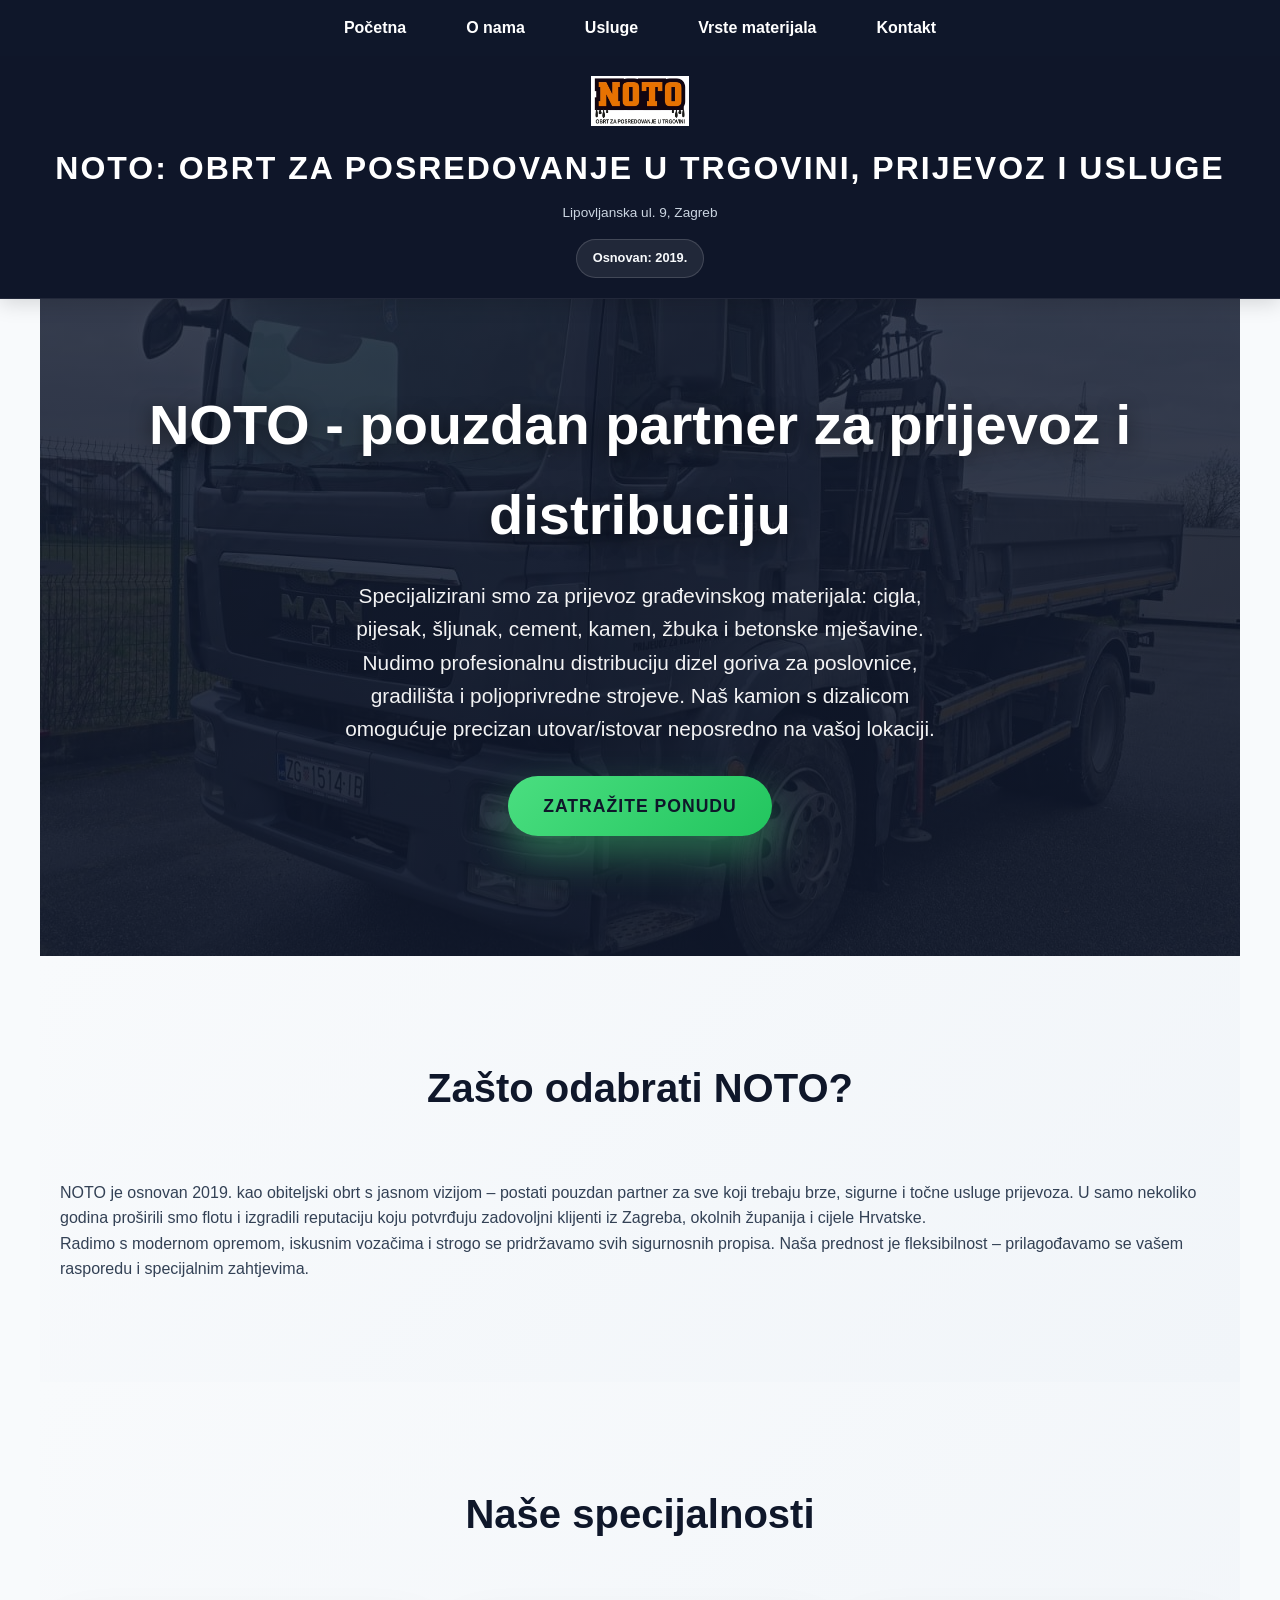
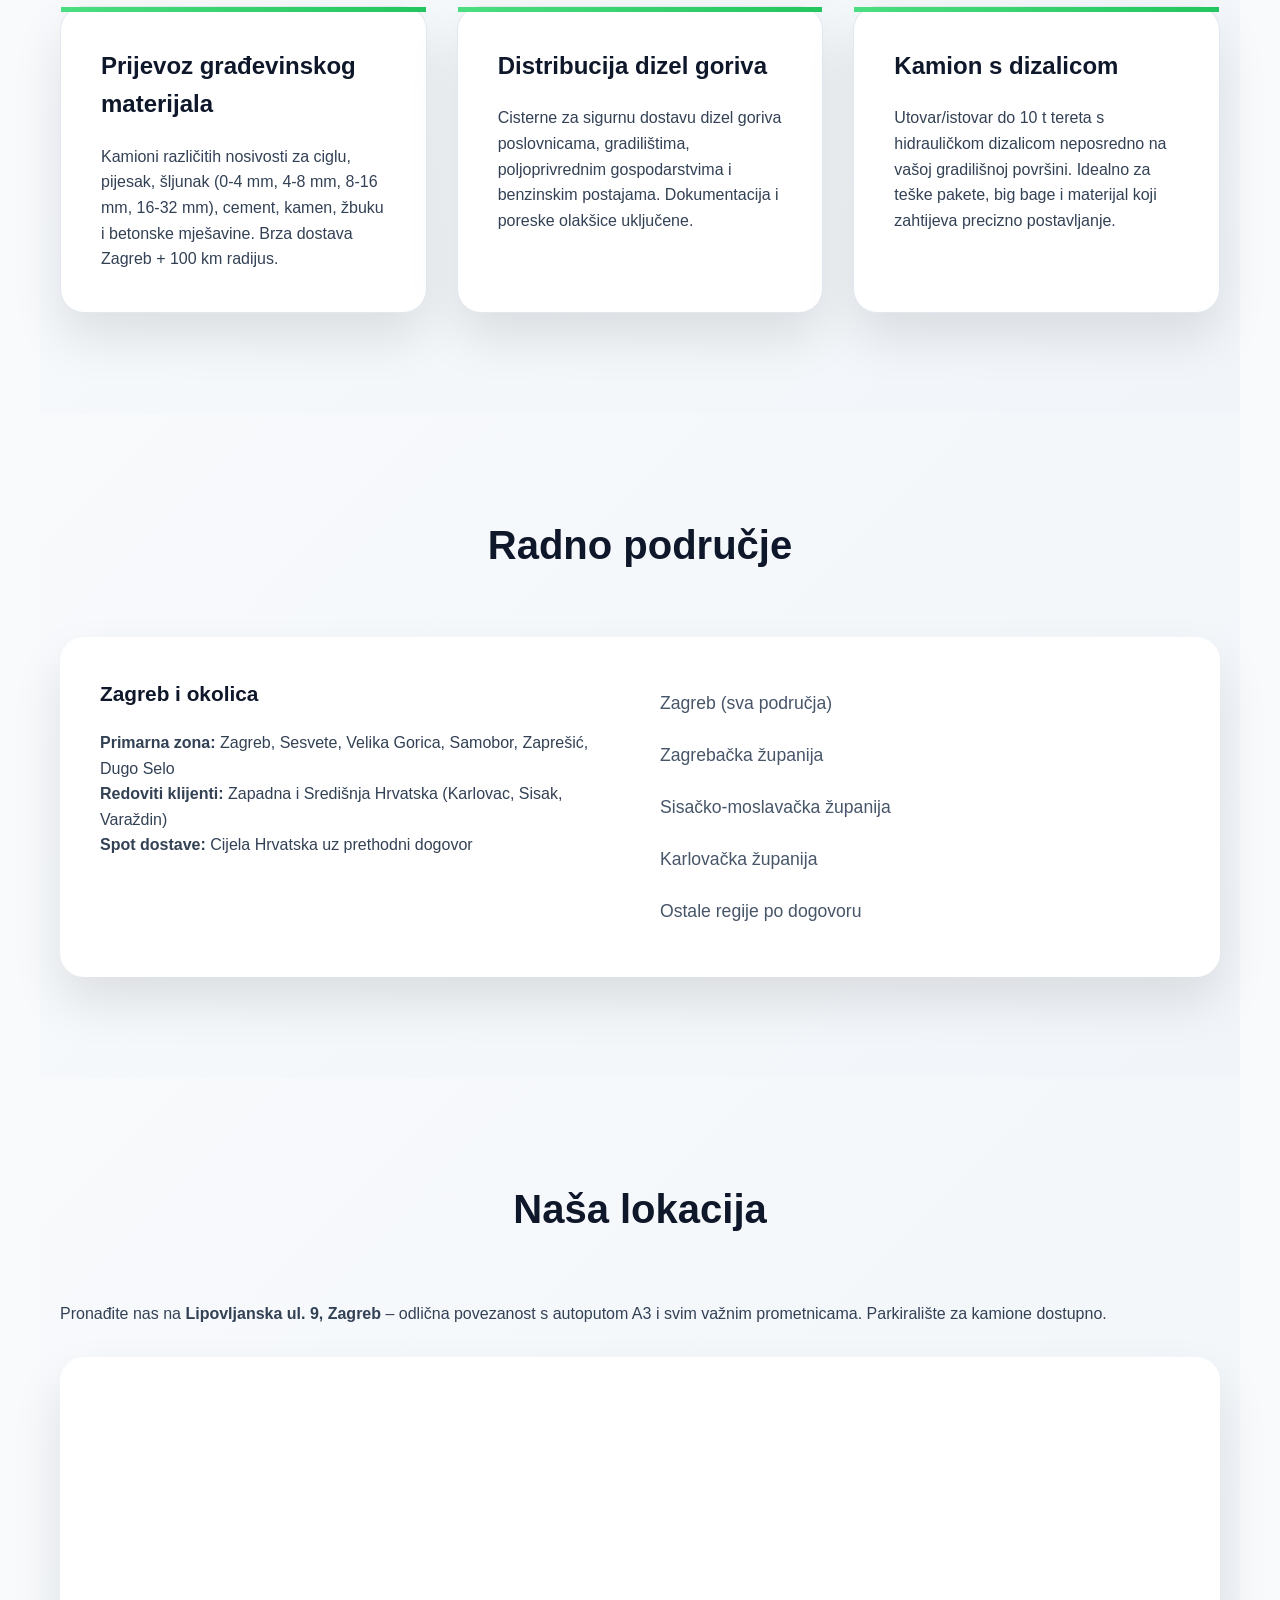
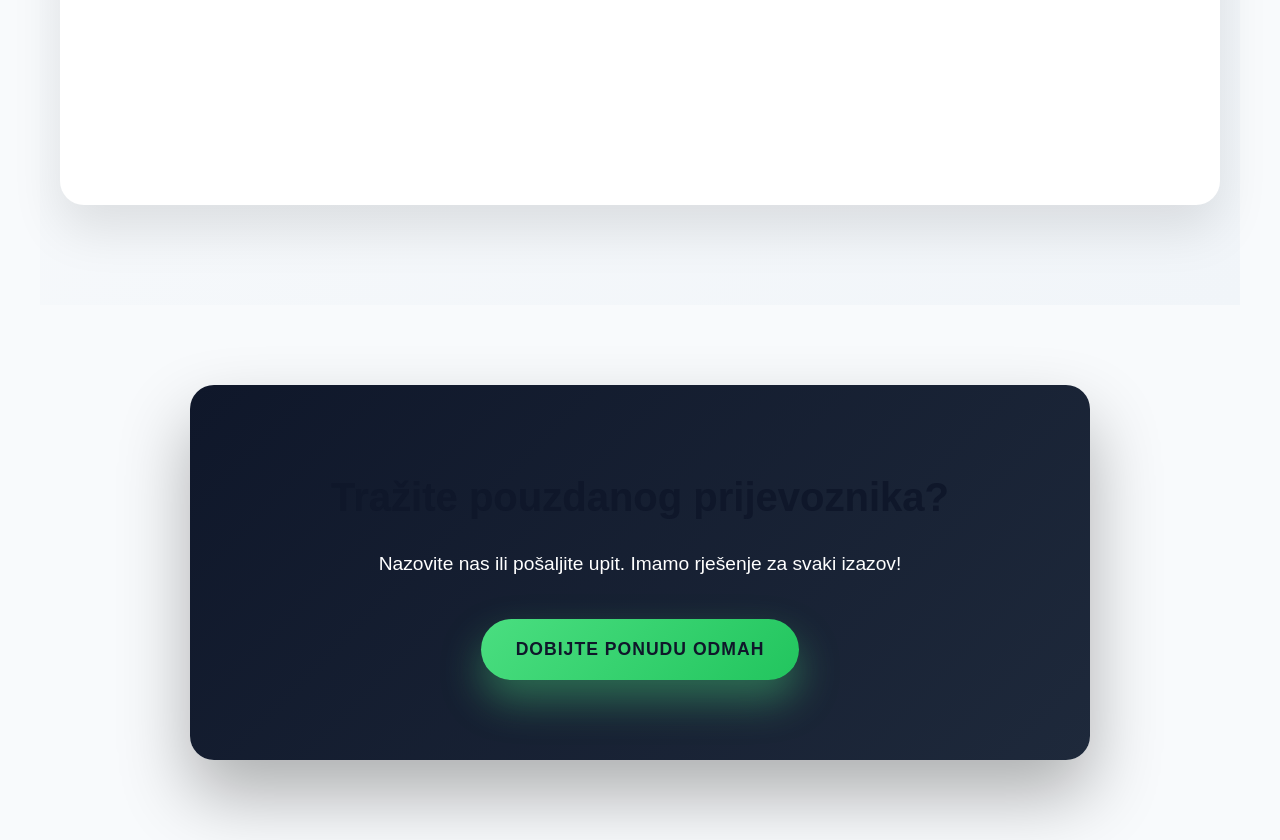
<file: index.html>
<!DOCTYPE html>
<html lang="hr">
<head>
    <meta charset="UTF-8">
    <meta name="viewport" content="width=device-width, initial-scale=1.0">
    <title>NOTO - obiteljski obrt za prijevoz i distribuciju | Zagreb</title>
    <link rel="stylesheet" href="css/style.css">
</head>
<body>

<header>
    <nav>
        <ul>
            <li><a href="index.html">Početna</a></li>
            <li><a href="o-nama.html">O nama</a></li>
            <li><a href="usluge.html">Usluge</a></li>
            <li><a href="materijali.html">Vrste materijala</a></li>
            <li><a href="kontakt.html">Kontakt</a></li>
        </ul>
    </nav>
    <div class="firma-info">
        <div class="firma-logo">
            <img src="slike/NOTO - logo.jpg" alt="NOTO logo">
        </div>
        <div class="firma-naziv">NOTO: OBRT ZA POSREDOVANJE U TRGOVINI, PRIJEVOZ I USLUGE</div>
        <div class="firma-adresa">Lipovljanska ul. 9, Zagreb</div>
        <div class="firma-podaci">
            <span>Osnovan: 2019.</span>
        </div>
    </div>
</header>

<section id="hero">
    <h1>NOTO - pouzdan partner za prijevoz i distribuciju</h1>
    <p>
        Specijalizirani smo za prijevoz građevinskog materijala: cigla, pijesak, šljunak, cement, kamen, žbuka i betonske mješavine.
        Nudimo profesionalnu distribuciju dizel goriva za poslovnice, gradilišta i poljoprivredne strojeve.
        Naš kamion s dizalicom omogućuje precizan utovar/istovar neposredno na vašoj lokaciji.
    </p>
    <a href="kontakt.html" class="btn">Zatražite ponudu</a>
</section>

<section id="o-nama">
    <h2>Zašto odabrati NOTO?</h2>
    <p>
        NOTO je osnovan 2019. kao obiteljski obrt s jasnom vizijom – postati pouzdan partner za sve koji trebaju brze,
        sigurne i točne usluge prijevoza. U samo nekoliko godina proširili smo flotu i izgradili reputaciju koju potvrđuju
        zadovoljni klijenti iz Zagreba, okolnih županija i cijele Hrvatske.
    </p>
    <p>
        Radimo s modernom opremom, iskusnim vozačima i strogo se pridržavamo svih sigurnosnih propisa.
        Naša prednost je fleksibilnost – prilagođavamo se vašem rasporedu i specijalnim zahtjevima.
    </p>
</section>

<section id="usluge-kratko">
    <h2>Naše specijalnosti</h2>
    <div class="usluge-wrapper">
        <div class="usluga">
            <h3>Prijevoz građevinskog materijala</h3>
            <p>
                Kamioni različitih nosivosti za ciglu, pijesak, šljunak (0-4 mm, 4-8 mm, 8-16 mm, 16-32 mm),
                cement, kamen, žbuku i betonske mješavine. Brza dostava Zagreb + 100 km radijus.
            </p>
        </div>
        <div class="usluga">
            <h3>Distribucija dizel goriva</h3>
            <p>
                Cisterne za sigurnu dostavu dizel goriva poslovnicama, gradilištima, poljoprivrednim
                gospodarstvima i benzinskim postajama. Dokumentacija i poreske olakšice uključene.
            </p>
        </div>
        <div class="usluga">
            <h3>Kamion s dizalicom</h3>
            <p>
                Utovar/istovar do 10 t tereta s hidrauličkom dizalicom neposredno na vašoj gradilišnoj
                površini. Idealno za teške pakete, big bage i materijal koji zahtijeva precizno postavljanje.
            </p>
        </div>
    </div>
</section>

<section id="podrucje">
    <h2>Radno područje</h2>
    <div class="podrucje-wrapper">
        <div class="podrucje-mapa">
            <h3>Zagreb i okolica</h3>
            <p><strong>Primarna zona:</strong> Zagreb, Sesvete, Velika Gorica, Samobor, Zaprešić, Dugo Selo</p>
            <p><strong>Redoviti klijenti:</strong> Zapadna i Središnja Hrvatska (Karlovac, Sisak, Varaždin)</p>
            <p><strong>Spot dostave:</strong> Cijela Hrvatska uz prethodni dogovor</p>
        </div>
        <div class="podrucje-lista">
            <ul>
                <li>Zagreb (sva područja)</li>
                <li>Zagrebačka županija</li>
                <li>Sisačko-moslavačka županija</li>
                <li>Karlovačka županija</li>
                <li>Ostale regije po dogovoru</li>
            </ul>
        </div>
    </div>
</section>

<section id="gdje-se-nalazimo">
    <h2>Naša lokacija</h2>
    <p>
        Pronađite nas na <strong>Lipovljanska ul. 9, Zagreb</strong> – odlična povezanost s
        autoputom A3 i svim važnim prometnicama. Parkiralište za kamione dostupno.
    </p>
    <div class="mapa-embed">
    <iframe
        src="https://www.google.com/maps/embed?pb=!1m18!1m12!1m3!1d2780.33917746384!2d16.052493712153854!3d45.82449137096155!2m3!1f0!2f0!3f0!3m2!1i1024!2i768!4f13.1!3m3!1m2!1s0x4766780ce3168b7f%3A0xb420bc5b5c8301f4!2sLipovljanska%20ul.%209%2C%2010000%2C%20Zagreb!5e0!3m2!1shr!2shr!4v1776197196068!5m2!1shr!2shr"
        width="100%"
        height="400"
        style="border:0; border-radius: 12px;"
        allowfullscreen=""
        loading="lazy"
        referrerpolicy="no-referrer-when-downgrade">
    </iframe>
    </div>
</section>

<section id="cta">
    <h2>Tražite pouzdanog prijevoznika?</h2>
    <p>
        Nazovite nas ili pošaljite upit. Imamo rješenje za svaki izazov!
    </p>
    <a href="kontakt.html" class="btn">Dobijte ponudu odmah</a>
</section>

<script src="js/script.js"></script>

</body>
</html>
</file>
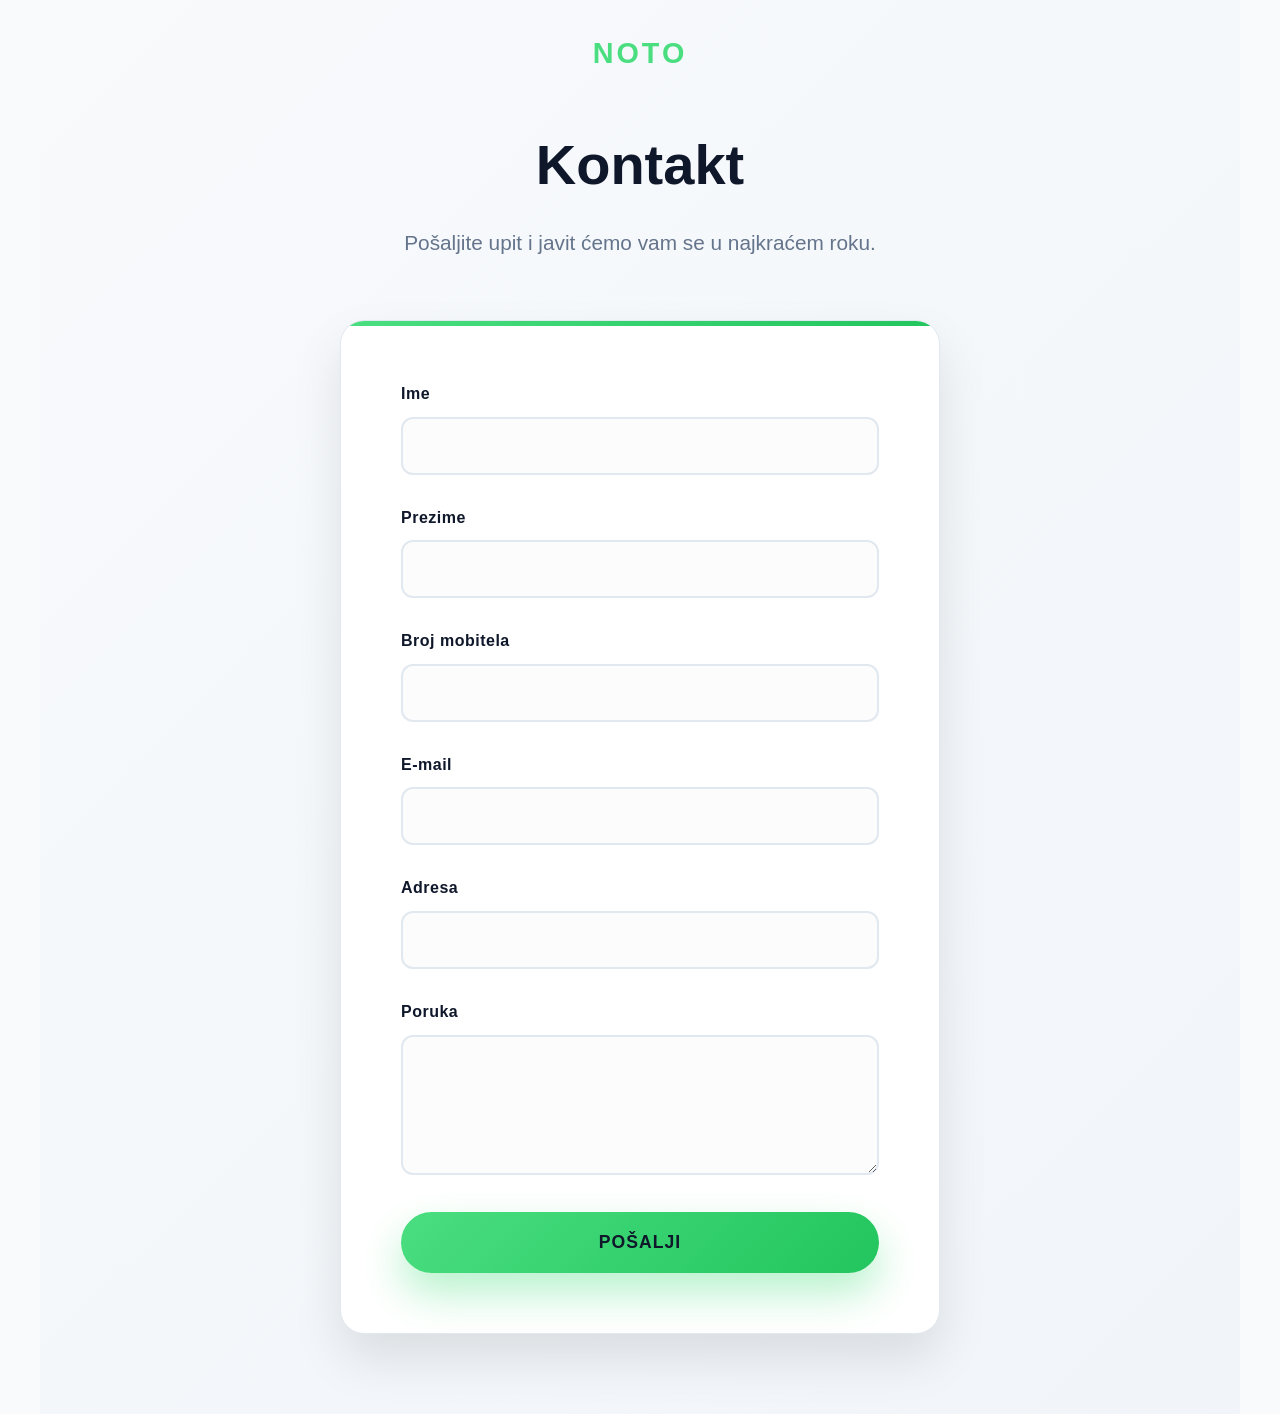
<file: kontakt.html>
<!DOCTYPE html>
<html lang="hr">
<head>
    <meta charset="UTF-8">
    <meta name="viewport" content="width=device-width, initial-scale=1.0">
    <title>Kontakt</title>
    <link rel="stylesheet" href="css/kontakt.css">
</head>
<body>

<section id="kontakt">
    <h1>Kontakt</h1>
    <p>Pošaljite upit i javit ćemo vam se u najkraćem roku.</p>

    <form action="send.php" method="POST" class="kontakt-form">

        <div class="form-group">
            <label for="ime">Ime</label>
            <input type="text" id="ime" name="ime" required>
        </div>

        <div class="form-group">
            <label for="prezime">Prezime</label>
            <input type="text" id="prezime" name="prezime" required>
        </div>

        <div class="form-group">
            <label for="broj">Broj mobitela</label>
            <input type="tel" id="broj" name="broj" required>
        </div>

        <div class="form-group">
            <label for="email">E‑mail</label>
            <input type="email" id="email" name="email" required>
        </div>

        <div class="form-group">
            <label for="adresa">Adresa</label>
            <input type="text" id="adresa" name="adresa">
        </div>

        <div class="form-group">
            <label for="poruka">Poruka</label>
            <textarea id="poruka" name="poruka" rows="5" required></textarea>
        </div>

        <button type="submit" class="btn">Pošalji</button>

    </form>
</section>

</body>
</html>
</file>
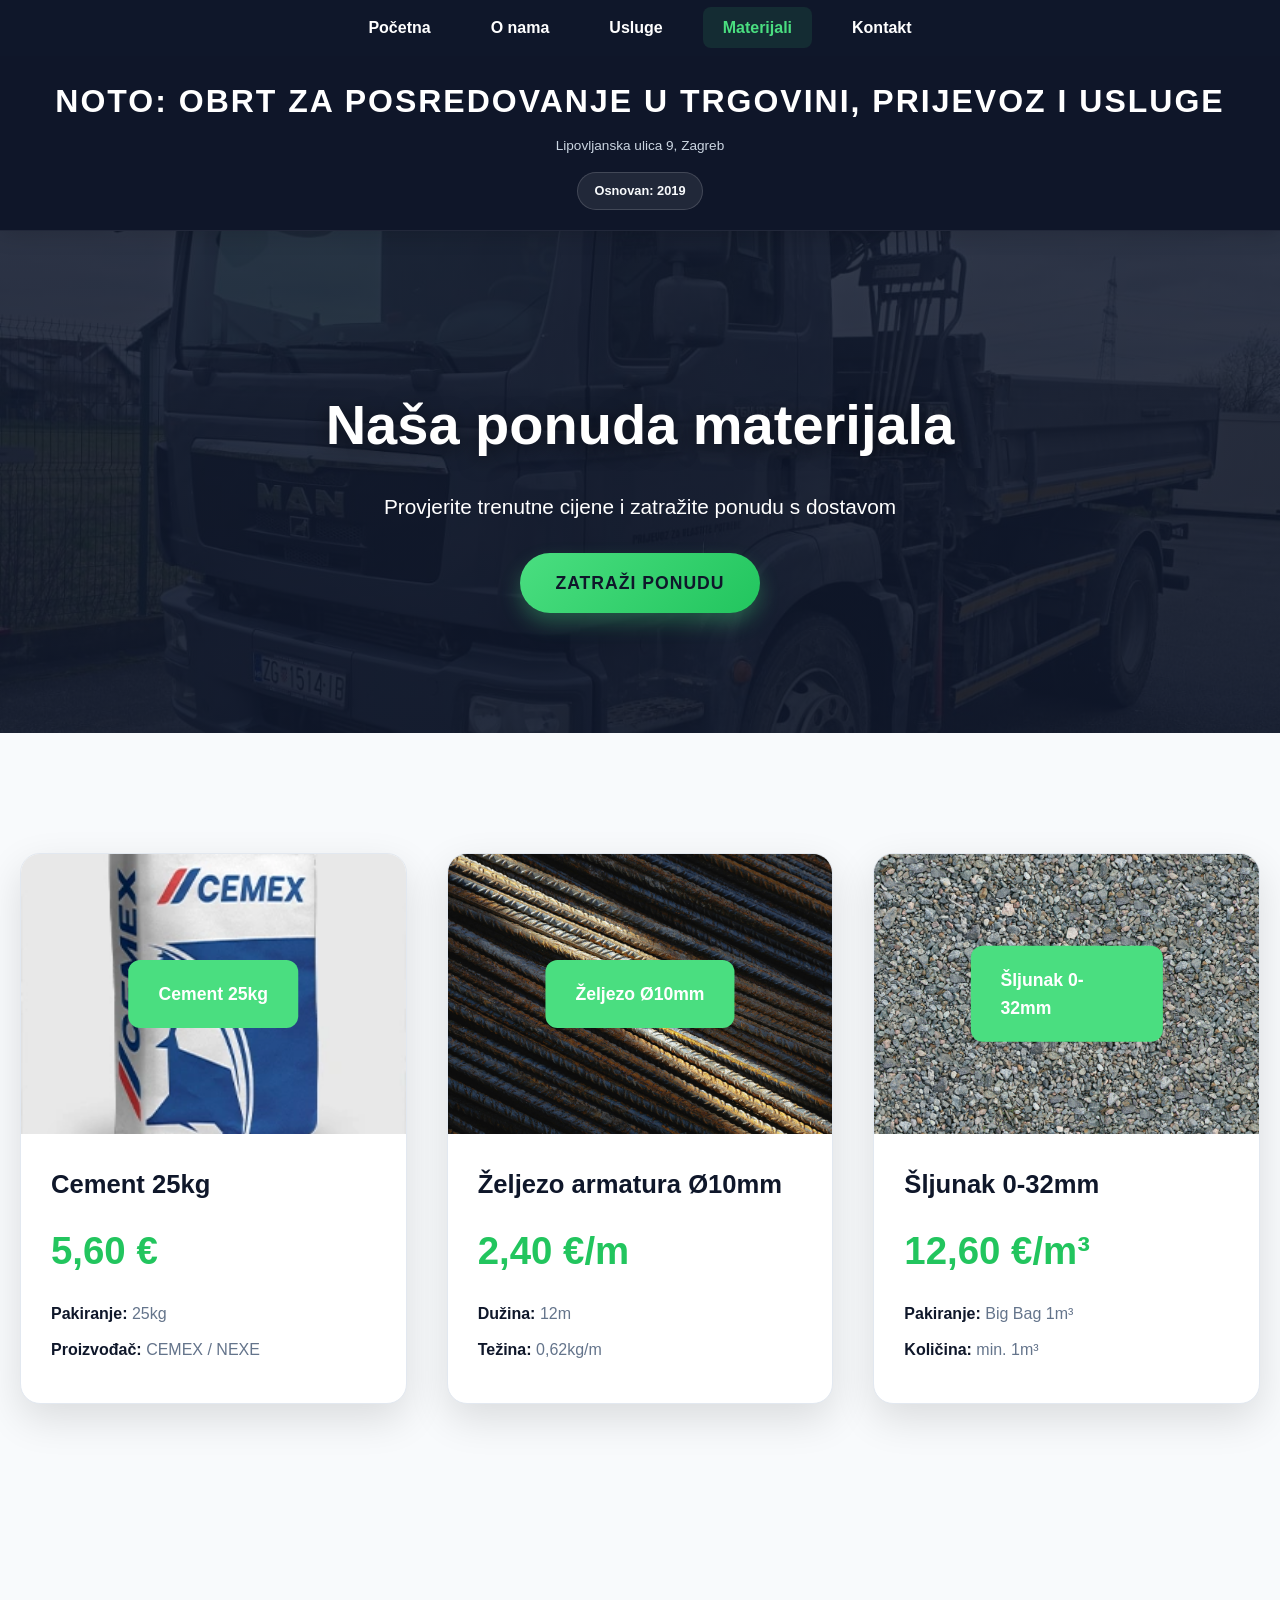
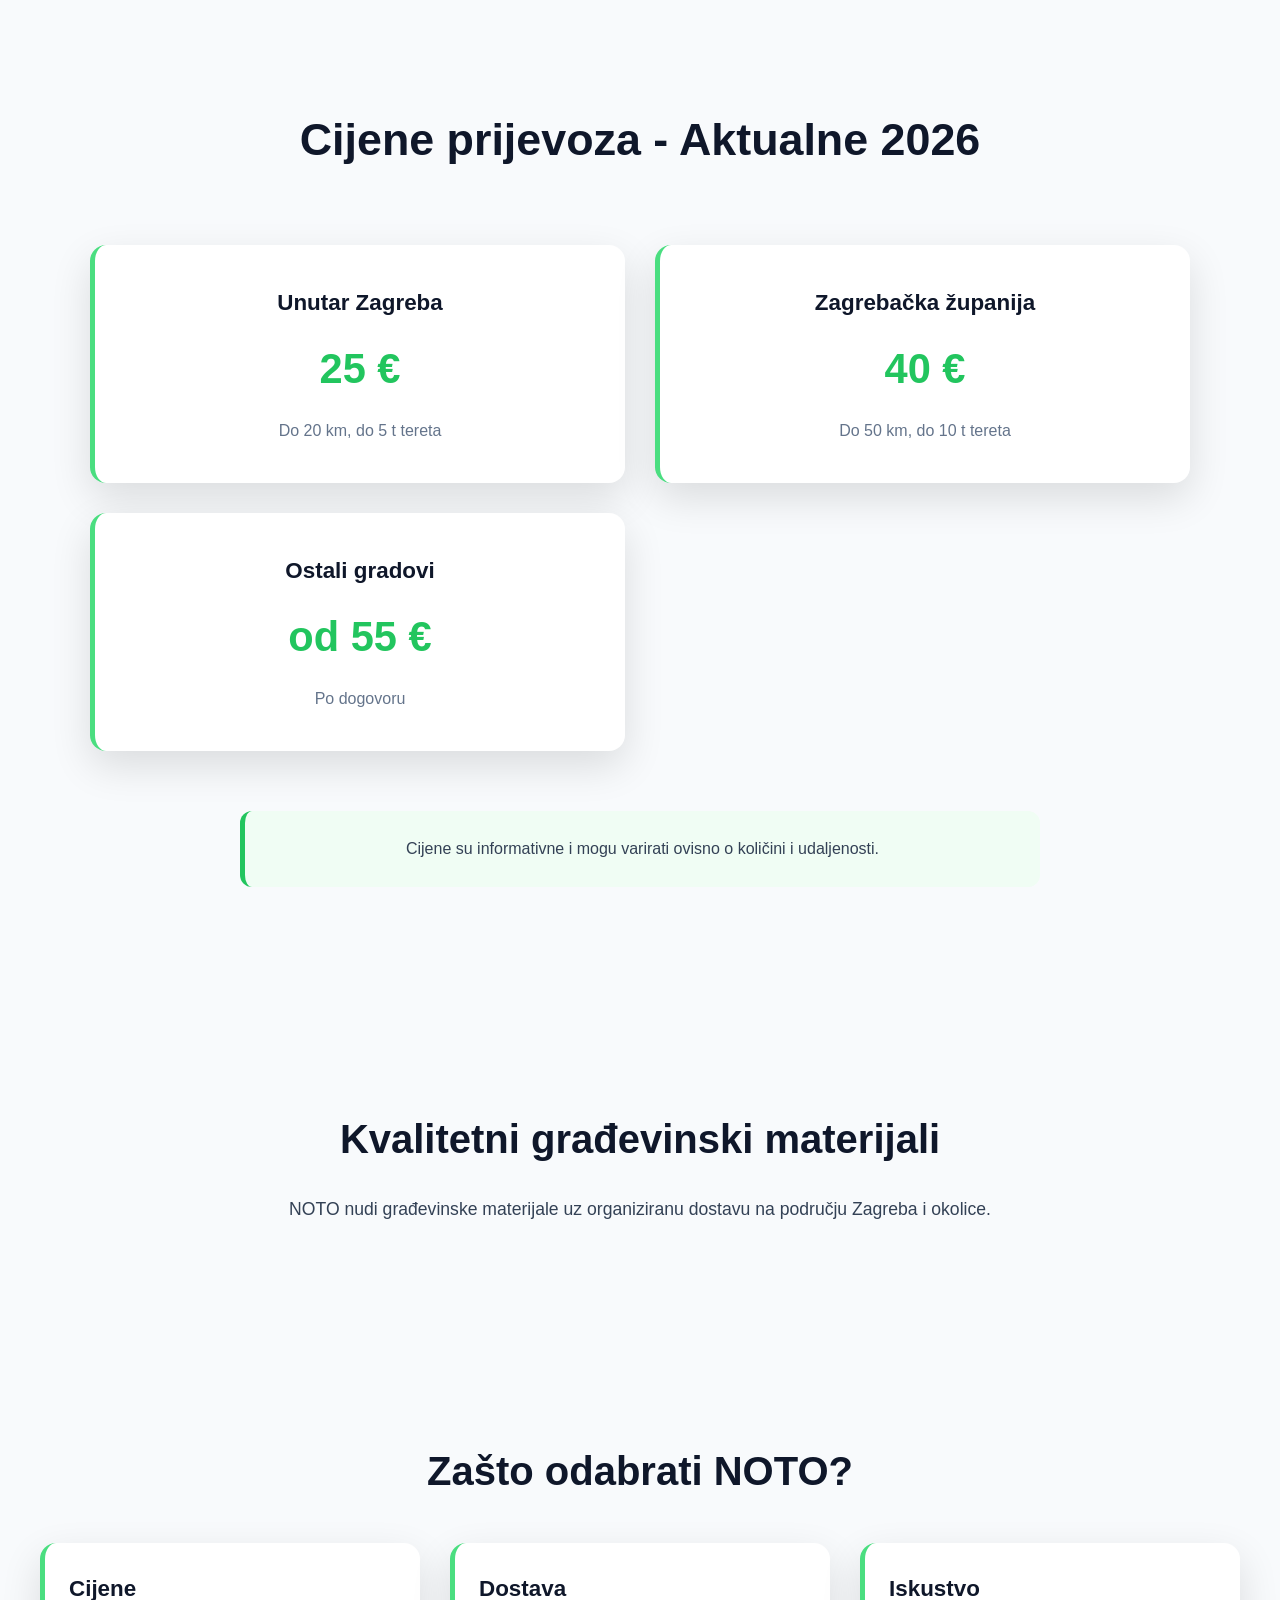
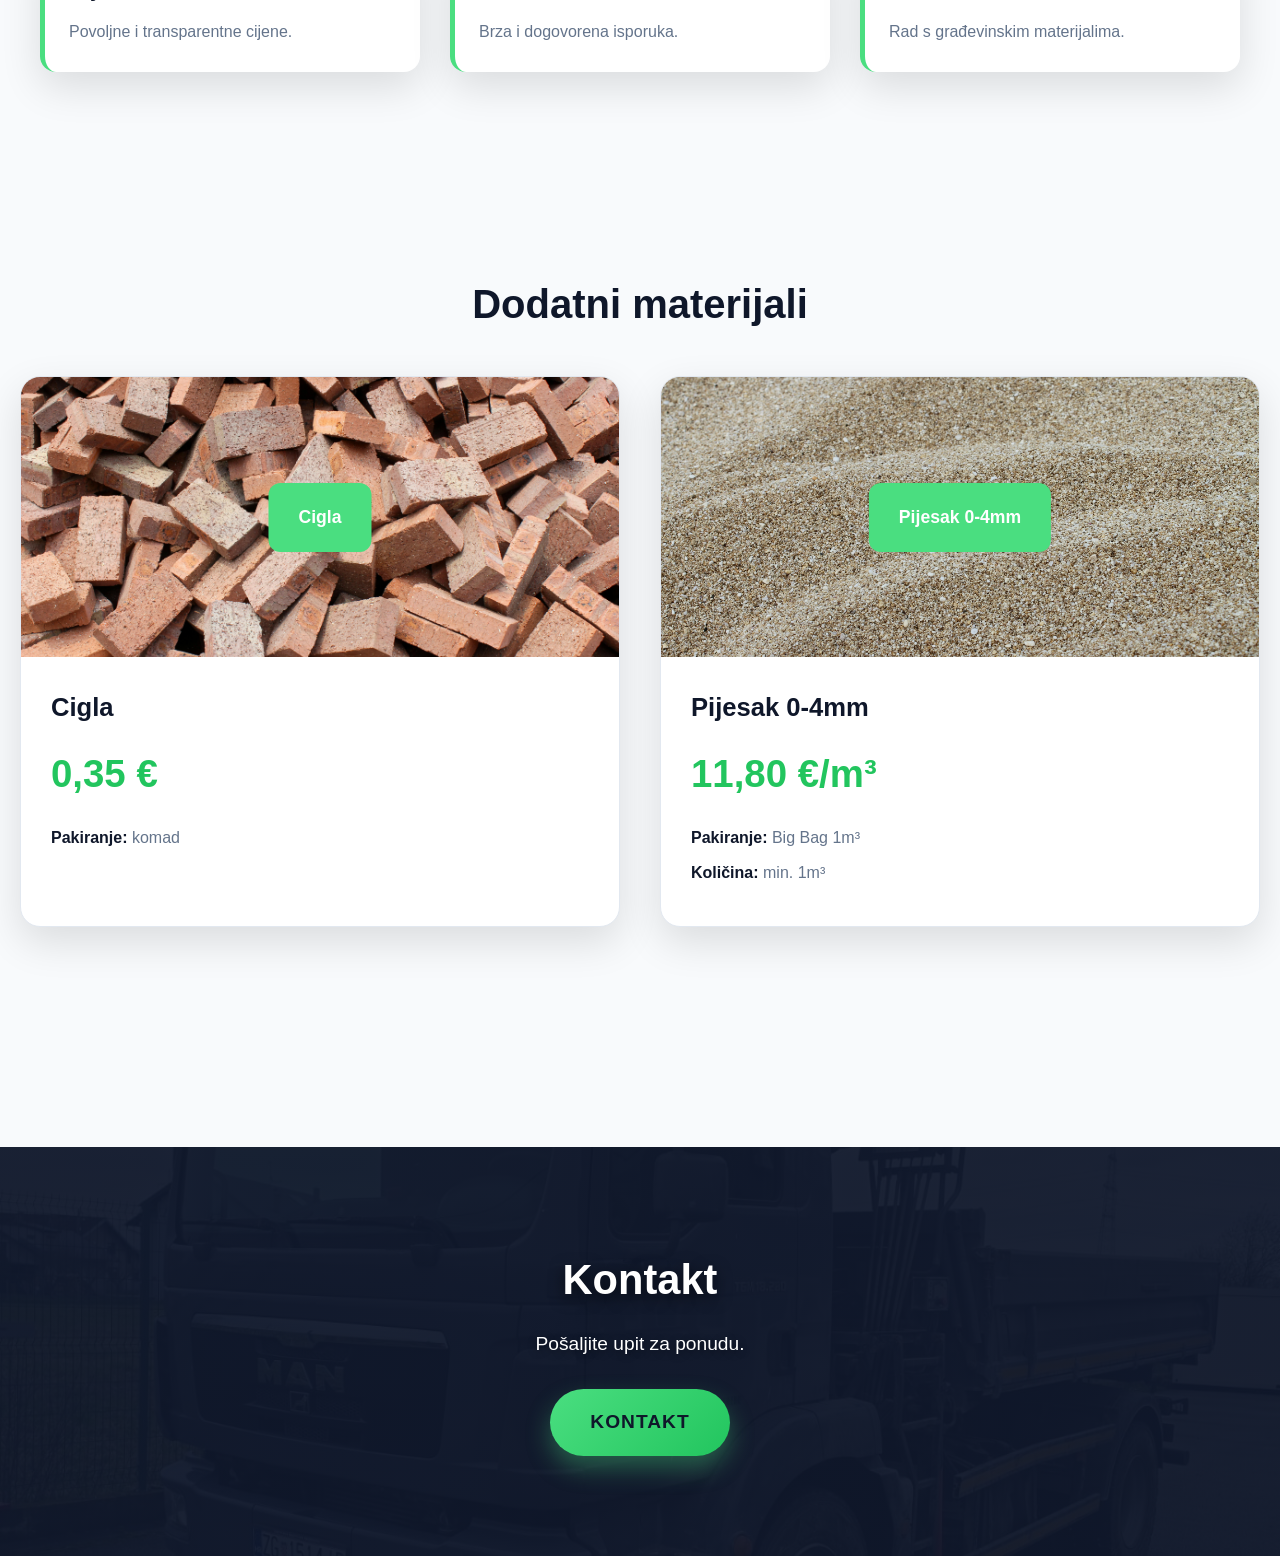
<file: materijali.html>
<!DOCTYPE html>
<html lang="hr">
<head>
    <meta charset="UTF-8">
    <meta name="viewport" content="width=device-width, initial-scale=1.0">
    <title>Materijali - NOTO Obrt za prijevoz i distribuciju</title>
    <link rel="stylesheet" href="css/materijali.css">
</head>
<body>
    <header>
        <nav>
            <ul>
                <li><a href="index.html">Početna</a></li>
                <li><a href="o-nama.html">O nama</a></li>
                <li><a href="usluge.html">Usluge</a></li>
                <li><a href="materijali.html" class="active">Materijali</a></li>
                <li><a href="kontakt.html">Kontakt</a></li>
            </ul>
        </nav>

        <div class="firma-info">
            <div class="firma-naziv">NOTO: OBRT ZA POSREDOVANJE U TRGOVINI, PRIJEVOZ I USLUGE</div>
            <div class="firma-adresa">Lipovljanska ulica 9, Zagreb</div>
            <div class="firma-podaci">
                <span>Osnovan: 2019</span>
            </div>
        </div>
    </header>

    <section id="hero">
        <h1>Naša ponuda materijala</h1>
        <p>Provjerite trenutne cijene i zatražite ponudu s dostavom</p>
        <a href="kontakt.html" class="btn">Zatraži ponudu</a>
    </section>

    <section id="cijene-materijala">
        <div class="materijal-grid">

            <div class="materijal-kartica">
                <div class="materijal-slika">
                    <img src="slike/cement.jpg" alt="Cement vreća 25kg">
                    <div class="placeholder">Cement 25kg</div>
                </div>
                <div class="materijal-info">
                    <h3>Cement 25kg</h3>
                    <div class="cijena">5,60 €</div>
                    <div class="specifikacije">
                        <div><strong>Pakiranje:</strong> 25kg</div>
                        <div><strong>Proizvođač:</strong> CEMEX / NEXE</div>
                    </div>
                </div>
            </div>

            <div class="materijal-kartica">
                <div class="materijal-slika">
                    <img src="slike/zeljezo.jpg" alt="Željezo armatura Ø10mm">
                    <div class="placeholder">Željezo Ø10mm</div>
                </div>
                <div class="materijal-info">
                    <h3>Željezo armatura Ø10mm</h3>
                    <div class="cijena">2,40 €/m</div>
                    <div class="specifikacije">
                        <div><strong>Dužina:</strong> 12m</div>
                        <div><strong>Težina:</strong> 0,62kg/m</div>
                    </div>
                </div>
            </div>

            <div class="materijal-kartica">
                <div class="materijal-slika">
                    <img src="slike/sljunak.jpg" alt="Šljunak 0-32mm">
                    <div class="placeholder">Šljunak 0-32mm</div>
                </div>
                <div class="materijal-info">
                    <h3>Šljunak 0-32mm</h3>
                    <div class="cijena">12,60 €/m³</div>
                    <div class="specifikacije">
                        <div><strong>Pakiranje:</strong> Big Bag 1m³</div>
                        <div><strong>Količina:</strong> min. 1m³</div>
                    </div>
                </div>
            </div>

        </div>
    </section>

    <section id="prijevoz-cijene">
        <h2>Cijene prijevoza - Aktualne 2026</h2>

        <div class="cijene-prijevoza">
            <div class="prijevoz-kartica">
                <div class="prijevoz-naslov">Unutar Zagreba</div>
                <div class="prijevoz-cijena">25 €</div>
                <div class="prijevoz-info">Do 20 km, do 5 t tereta</div>
            </div>

            <div class="prijevoz-kartica">
                <div class="prijevoz-naslov">Zagrebačka županija</div>
                <div class="prijevoz-cijena">40 €</div>
                <div class="prijevoz-info">Do 50 km, do 10 t tereta</div>
            </div>

            <div class="prijevoz-kartica">
                <div class="prijevoz-naslov">Ostali gradovi</div>
                <div class="prijevoz-cijena">od 55 €</div>
                <div class="prijevoz-info">Po dogovoru</div>
            </div>
        </div>

        <div class="napomena">
            Cijene su informativne i mogu varirati ovisno o količini i udaljenosti.
        </div>
    </section>

    <section id="o-materijalima">
        <div class="container">
            <h2>Kvalitetni građevinski materijali</h2>
            <p>
                NOTO nudi građevinske materijale uz organiziranu dostavu na području Zagreba i okolice.
            </p>
        </div>
    </section>

    <section id="prednosti">
        <div class="container">
            <h2>Zašto odabrati NOTO?</h2>
            <div class="prednosti-grid">
                <div class="prednost-kartica">
                    <h3>Cijene</h3>
                    <p>Povoljne i transparentne cijene.</p>
                </div>
                <div class="prednost-kartica">
                    <h3>Dostava</h3>
                    <p>Brza i dogovorena isporuka.</p>
                </div>
                <div class="prednost-kartica">
                    <h3>Iskustvo</h3>
                    <p>Rad s građevinskim materijalima.</p>
                </div>
            </div>
        </div>
    </section>

    <section id="dodatni-materijali">
        <div class="container">
            <h2>Dodatni materijali</h2>

            <div class="materijal-grid">

                <div class="materijal-kartica">
                    <div class="materijal-slika">
                        <img src="slike/cigla.jpg" alt="Cigla">
                        <div class="placeholder">Cigla</div>
                    </div>
                    <div class="materijal-info">
                        <h3>Cigla</h3>
                        <div class="cijena">0,35 €</div>
                        <div class="specifikacije">
                            <div><strong>Pakiranje:</strong> komad</div>
                        </div>
                    </div>
                </div>

                <div class="materijal-kartica">
                    <div class="materijal-slika">
                        <img src="slike/pijesak.jpg" alt="Pijesak 0-4mm">
                        <div class="placeholder">Pijesak 0-4mm</div>
                    </div>
                    <div class="materijal-info">
                        <h3>Pijesak 0-4mm</h3>
                        <div class="cijena">11,80 €/m³</div>
                        <div class="specifikacije">
                            <div><strong>Pakiranje:</strong> Big Bag 1m³</div>
                            <div><strong>Količina:</strong> min. 1m³</div>
                        </div>
                    </div>
                </div>

            </div>
        </div>
    </section>

    <section id="cta">
        <div class="container">
            <h2>Kontakt</h2>
            <p>Pošaljite upit za ponudu.</p>
            <a href="kontakt.html" class="btn btn-large">Kontakt</a>
        </div>
    </section>

    <script src="js/script.js"></script>
</body>
</html>
</file>
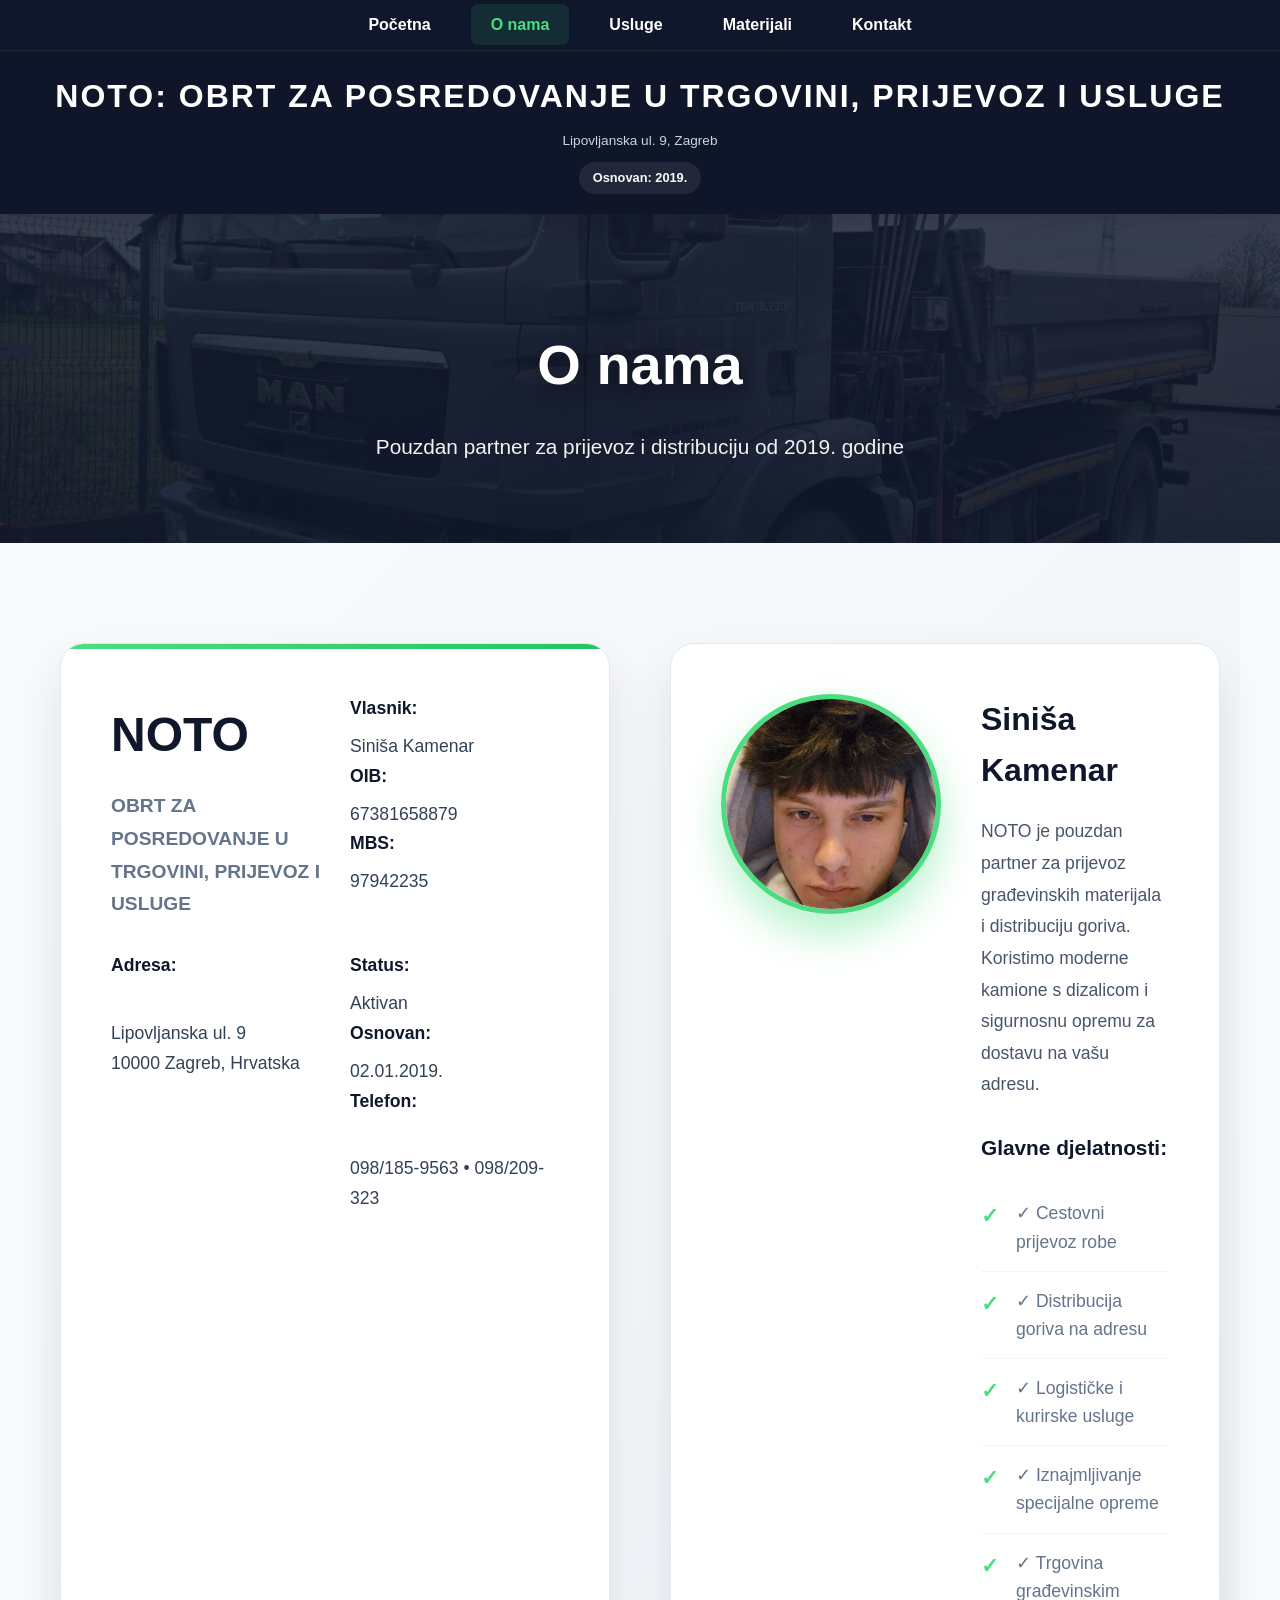
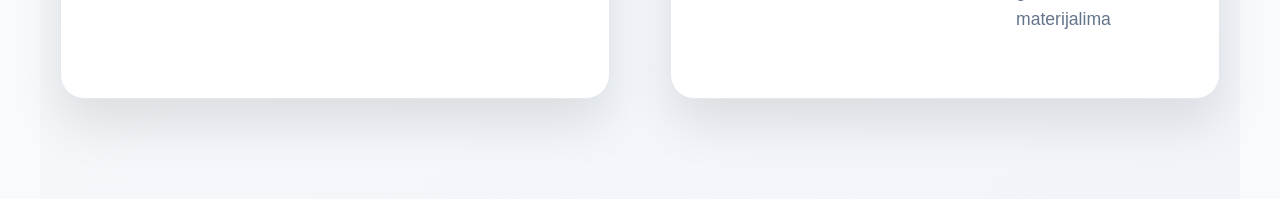
<file: o-nama.html>
<!DOCTYPE html>
<html lang="hr">
<head>
    <meta charset="UTF-8">
    <meta name="viewport" content="width=device-width, initial-scale=1.0">
    <title>O nama - NOTO Obrt za prijevoz i distribuciju</title>
    <link rel="stylesheet" href="css/o-nama.css">
</head>
<body>

    <header>
        <nav>
            <ul>
                <li><a href="index.html">Početna</a></li>
                <li><a href="o-nama.html" class="active">O nama</a></li>
                <li><a href="usluge.html">Usluge</a></li>
                <li><a href="materijali.html">Materijali</a></li>
                <li><a href="kontakt.html">Kontakt</a></li>
            </ul>
        </nav>

        <div class="firma-info">
            <div class="firma-naziv">NOTO: OBRT ZA POSREDOVANJE U TRGOVINI, PRIJEVOZ I USLUGE</div>
            <div class="firma-adresa">Lipovljanska ul. 9, Zagreb</div>
            <div class="firma-podaci">
                <span>Osnovan: 2019.</span>
            </div>
        </div>
    </header>

    <section id="hero">
        <h1>O nama</h1>
        <p>Pouzdan partner za prijevoz i distribuciju od 2019. godine</p>
    </section>

    <section id="o-nama-sadrzaj">

        <div class="o-nama-container">

            <div class="firma-kartica">
                <div class="firma-podaci-grid">

                    <div class="podatak naziv">
                        <h2>NOTO</h2>
                        <p>OBRT ZA POSREDOVANJE U TRGOVINI, PRIJEVOZ I USLUGE</p>
                    </div>

                    <div class="podatak">
                        <strong>Vlasnik:</strong> Siniša Kamenar<br>
                        <strong>OIB:</strong> 67381658879<br>
                        <strong>MBS:</strong> 97942235
                    </div>

                    <div class="podatak">
                        <strong>Adresa:</strong><br>
                        Lipovljanska ul. 9<br>
                        10000 Zagreb, Hrvatska
                    </div>

                    <div class="podatak">
                        <strong>Status:</strong> Aktivan<br>
                        <strong>Osnovan:</strong> 02.01.2019.<br>
                        <strong>Telefon:</strong><br>
                        098/185-9563 • 098/209-323
                    </div>

                </div>
            </div>

            <div class="vlasnik-kartica">

                <div class="vlasnik-slika">
                    <img src="slike/sinisa.jpg" alt="Siniša Kamenar - Vlasnik">
                    <div class="placeholder">Slika vlasnika</div>
                </div>

                <div class="vlasnik-opis">
                    <h3>Siniša Kamenar</h3>

                    <p>
                        NOTO je pouzdan partner za prijevoz građevinskih materijala
                        i distribuciju goriva. Koristimo moderne kamione s dizalicom
                        i sigurnosnu opremu za dostavu na vašu adresu.
                    </p>

                    <div class="djelatnosti">
                        <h4>Glavne djelatnosti:</h4>
                        <ul>
                            <li>✓ Cestovni prijevoz robe</li>
                            <li>✓ Distribucija goriva na adresu</li>
                            <li>✓ Logističke i kurirske usluge</li>
                            <li>✓ Iznajmljivanje specijalne opreme</li>
                            <li>✓ Trgovina građevinskim materijalima</li>
                        </ul>
                    </div>

                </div>

            </div>

        </div>

    </section>

    <script src="js/script.js"></script>

</body>
</html>
</file>
<file: css/style.css>
* { 
    margin: 0; 
    padding: 0; 
    box-sizing: border-box; 
}

body {
    font-family: 'Inter', Arial, sans-serif;
    line-height: 1.6;
    color: #334155;
    background: #f8fafc;
    padding-top: 220px;
}

header {
    background: #0f172a;
    position: fixed;
    top: 0;
    width: 100%;
    z-index: 1000;
    box-shadow: 0 4px 20px rgba(0,0,0,.15);
    transition: all 0.3s ease;
}

header.shrunk { 
    padding-top: 0;
    margin-top: -160px;
}

nav { 
    padding: 15px 20px; 
    transition: all 0.3s ease; 
}
header.shrunk nav { 
    padding: 10px 20px; 
}

nav ul {
    display: flex;
    justify-content: center;
    list-style: none;
    gap: 20px;
}

nav ul li a {
    color: #fff;
    text-decoration: none;
    font-weight: 600;
    padding: 12px 20px;
    border-radius: 8px;
    transition: all 0.3s ease;
}

nav ul li a:hover,
nav ul li a.active {
    color: #4ade80;
    background: rgba(74,222,128,.1);
}

.firma-logo {
    margin: 0 0 10px 0;
}

.firma-logo img {
    max-height: 50px;
    width: auto;
}

.firma-info {
    background: rgba(15,23,42,.95);
    padding: 20px;
    text-align: center;
    border-bottom: 1px solid rgba(255,255,255,.08);
}

header.shrunk .firma-info { 
    display: none;
}

.firma-naziv {
    color: #fff;
    font-size: 2rem;
    font-weight: 900;
    margin-bottom: 8px;
    text-transform: uppercase;
    letter-spacing: 2px;
}

.firma-adresa { 
    color: #cbd5e1; 
    font-size: 0.85rem; 
    margin-bottom: 15px; 
}

.firma-podaci {
    display: flex;
    justify-content: center;
    gap: 12px;
    flex-wrap: wrap;
}

.firma-podaci span {
    color: #f8fafc;
    font-size: 0.8rem;
    font-weight: 600;
    background: rgba(255,255,255,.08);
    padding: 8px 16px;
    border-radius: 20px;
    border: 1px solid rgba(255,255,255,.15);
    transition: all 0.4s ease;
}

#hero {
    background: linear-gradient(rgba(15,23,42,.8), rgba(15,23,42,.9)), 
                url("../slike/kamion.jpg") center/cover;
    color: white;
    text-align: center;
    padding: 160px 20px 120px;
}

#hero h1 {
    font-size: 3.5rem;
    font-weight: 900;
    margin-bottom: 20px;
    text-shadow: 0 4px 20px rgba(0,0,0,.5);
}

#hero p {
    font-size: 1.3rem;
    max-width: 600px;
    margin: 0 auto 30px;
    opacity: 0.95;
}

.btn {
    display: inline-block;
    background: linear-gradient(135deg, #4ade80, #22c55e);
    color: #0f172a;
    font-weight: 800;
    font-size: 1.1rem;
    padding: 16px 35px;
    border-radius: 50px;
    text-decoration: none;
    text-transform: uppercase;
    letter-spacing: 1px;
    box-shadow: 0 20px 40px rgba(74,222,128,.4);
    transition: all 0.4s ease;
}

.btn:hover {
    transform: translateY(-5px);
    box-shadow: 0 30px 60px rgba(74,222,128,.6);
}

section {
    padding: 100px 20px;
    max-width: 1200px;
    margin: 0 auto;
    background: linear-gradient(135deg, #f8fafc 0%, #f1f5f9 100%);
}

section h2 {
    text-align: center;
    font-size: 2.5rem;
    color: #0f172a;
    font-weight: 900;
    margin-bottom: 60px;
}

.usluge-wrapper {
    display: grid;
    grid-template-columns: repeat(auto-fit, minmax(320px, 1fr));
    gap: 30px;
}

.usluga {
    background: white;
    padding: 40px;
    border-radius: 24px;
    box-shadow: 0 25px 50px rgba(0,0,0,.1);
    border: 1px solid #e2e8f0;
    transition: all 0.4s ease;
    position: relative;
}

.usluga:hover {
    transform: translateY(-8px);
    box-shadow: 0 35px 60px rgba(0,0,0,.15);
}

.usluga::before {
    content: '';
    position: absolute;
    top: 0;
    left: 0;
    right: 0;
    height: 5px;
    background: linear-gradient(90deg, #4ade80, #22c55e);
}

.usluga h3 {
    color: #0f172a;
    font-size: 1.5rem;
    font-weight: 900;
    margin-bottom: 20px;
}

#podrucje .podrucje-wrapper {
    display: grid;
    grid-template-columns: 1fr 1fr;
    gap: 40px;
    background: white;
    padding: 40px;
    border-radius: 24px;
    box-shadow: 0 25px 50px rgba(0,0,0,.1);
}

.podrucje-mapa h3 {
    color: #0f172a;
    font-size: 1.3rem;
    margin-bottom: 20px;
    font-weight: 900;
}

.podrucje-lista ul {
    list-style: none;
    padding: 0;
}

.podrucje-lista li {
    padding: 12px 0;
    color: #475569;
    font-size: 1.1rem;
}

.mapa-embed {
    background: white;
    border-radius: 24px;
    padding: 20px;
    box-shadow: 0 25px 50px rgba(0,0,0,.1);
    overflow: hidden;
    margin-top: 30px;
}

.mapa-embed iframe {
    width: 100%;
    height: 400px;
    border-radius: 16px;
}

#cta {
    background: linear-gradient(135deg, #0f172a 0%, #1e293b 100%);
    color: white;
    text-align: center;
    border-radius: 24px;
    padding: 80px 40px;
    margin: 80px auto;
    max-width: 900px;
    box-shadow: 0 35px 70px rgba(0,0,0,.3);
}

#cta h2 {
    font-size: 2.5rem;
    margin-bottom: 20px;
}

#cta p {
    font-size: 1.2rem;
    max-width: 600px;
    margin: 0 auto 40px;
}

/* RESPONSIVE */
@media (max-width: 768px) {
    body { padding-top: 180px; }
    nav ul { 
        flex-wrap: wrap; 
        gap: 10px; 
        justify-content: center;
    }
    .firma-naziv { font-size: 1.6rem; }
    #hero { 
        padding: 130px 20px 80px; 
    }
    #hero h1 { font-size: 2.5rem; }
    section { padding: 60px 20px; }
    .usluge-wrapper { 
        grid-template-columns: 1fr; 
    }
    #podrucje .podrucje-wrapper {
        grid-template-columns: 1fr;
        gap: 20px;
        padding: 30px 20px;
    }
    #cta { 
        padding: 60px 30px; 
        margin: 40px 20px; 
    }
    #cta h2 { font-size: 2rem; }
    .mapa-embed iframe { height: 300px; }
}

@media (max-width: 480px) {
    #hero h1 { font-size: 2rem; }
    section h2 { font-size: 2rem; }
    .usluga { padding: 30px 25px; }
    .firma-podaci { 
        flex-direction: column; 
        gap: 8px; 
    }
}
</file>
<file: css/kontakt.css>
* { margin: 0; padding: 0; box-sizing: border-box; }

body {
    font-family: 'Inter', Arial, sans-serif;
    line-height: 1.6;
    color: #334155;
    background: #f8fafc;
}

/* Kontakt sekcija */
#kontakt {
    min-height: 100vh;
    display: flex;
    flex-direction: column;
    justify-content: center;
    align-items: center;
    padding: 120px 20px 80px;
    max-width: 1200px;
    margin: 0 auto;
    background: linear-gradient(135deg, #f8fafc 0%, #f1f5f9 100%);
    position: relative;
}

#kontakt::before {
    content: 'NOTO';
    position: absolute;
    top: 30px;
    left: 50%;
    transform: translateX(-50%);
    color: #4ade80;
    font-size: 1.8rem;
    font-weight: 900;
    letter-spacing: 3px;
    text-transform: uppercase;
    z-index: 10;
}

#kontakt h1 {
    font-size: 3.5rem;
    font-weight: 900;
    color: #0f172a;
    text-align: center;
    margin-bottom: 15px;
}

#kontakt p {
    font-size: 1.3rem;
    color: #64748b;
    text-align: center;
    max-width: 600px;
    margin: 0 auto 60px;
    line-height: 1.7;
}

.kontakt-form {
    background: white;
    padding: 60px;
    border-radius: 24px;
    box-shadow: 0 25px 50px rgba(0,0,0,.1);
    border: 1px solid #e2e8f0;
    width: 100%;
    max-width: 600px;
    position: relative;
    overflow: hidden;
}

.kontakt-form::before {
    content: '';
    position: absolute;
    top: 0;
    left: 0;
    right: 0;
    height: 5px;
    background: linear-gradient(90deg, #4ade80, #22c55e);
}

.form-group {
    margin-bottom: 30px;
    position: relative;
}

.form-group label {
    display: block;
    color: #0f172a;
    font-weight: 700;
    font-size: 1rem;
    margin-bottom: 10px;
    letter-spacing: 0.5px;
}

.form-group input,
.form-group textarea {
    width: 100%;
    padding: 18px 20px;
    border: 2px solid #e2e8f0;
    border-radius: 12px;
    font-family: 'Inter', Arial, sans-serif;
    font-size: 1rem;
    color: #334155;
    background: #fcfcfc;
    transition: all 0.3s ease;
    box-sizing: border-box;
}

.form-group input:focus,
.form-group textarea:focus {
    outline: none;
    border-color: #4ade80;
    background: white;
    box-shadow: 0 0 0 4px rgba(74,222,128,.1);
    transform: translateY(-2px);
}

.form-group textarea {
    resize: vertical;
    min-height: 140px;
}

.form-group input::placeholder,
.form-group textarea::placeholder {
    color: #94a3b8;
    font-weight: 500;
}

.btn {
    display: inline-block;
    background: linear-gradient(135deg, #4ade80, #22c55e);
    color: #0f172a;
    font-weight: 800;
    font-size: 1.1rem;
    padding: 20px 40px;
    border-radius: 50px;
    text-decoration: none;
    text-transform: uppercase;
    letter-spacing: 1px;
    box-shadow: 0 20px 40px rgba(74,222,128,.4);
    transition: all 0.4s ease;
    border: none;
    cursor: pointer;
    width: 100%;
    font-family: 'Inter', Arial, sans-serif;
}

.btn:hover {
    transform: translateY(-4px);
    box-shadow: 0 30px 60px rgba(74,222,128,.6);
    background: linear-gradient(135deg, #22c55e, #16a34a);
}

.btn:active {
    transform: translateY(-2px);
}

/* Responsive */
@media (max-width: 768px) {
    #kontakt {
        padding: 100px 20px 60px;
        min-height: calc(100vh - 100px);
    }
    
    #kontakt::before {
        font-size: 1.4rem;
        top: 20px;
    }
    
    #kontakt h1 {
        font-size: 2.5rem;
    }
    
    #kontakt p {
        font-size: 1.1rem;
    }
    
    .kontakt-form {
        padding: 40px 30px;
    }
    
    .form-group input,
    .form-group textarea {
        padding: 16px 18px;
    }
    
    .btn {
        padding: 18px 30px;
        font-size: 1rem;
    }
}

@media (max-width: 480px) {
    #kontakt h1 {
        font-size: 2.2rem;
    }
    
    #kontakt::before {
        font-size: 1.2rem;
        letter-spacing: 1px;
    }
    
    .kontakt-form {
        padding: 30px 25px;
        margin: 0 10px;
    }
}
</file>
<file: css/materijali.css>
* { 
    margin: 0; 
    padding: 0; 
    box-sizing: border-box; 
}

body {
    font-family: 'Inter', Arial, sans-serif;
    line-height: 1.6;
    color: #334155;
    background: #f8fafc;
    padding-top: 220px;
}

/* HEADER - isti kao style.css */
header {
    background: #0f172a;
    position: fixed;
    top: 0;
    width: 100%;
    z-index: 1000;
    box-shadow: 0 4px 20px rgba(0,0,0,.15);
    transition: all 0.3s ease;
}

header.shrunk { 
    padding-top: 0 !important;
    margin-top: -160px;
}

nav { 
    padding: 15px 20px; 
    transition: all 0.3s ease; 
}

header.shrunk nav { 
    padding: 10px 20px; 
}

nav ul {
    display: flex;
    justify-content: center;
    list-style: none;
    gap: 20px;
    max-width: 1200px;
    margin: 0 auto;
}

nav ul li a {
    color: #fff;
    text-decoration: none;
    font-weight: 600;
    padding: 12px 20px;
    border-radius: 8px;
    transition: all 0.3s ease;
}

nav ul li a:hover,
nav ul li a.active {
    color: #4ade80;
    background: rgba(74,222,128,.1);
}

.firma-info {
    background: rgba(15,23,42,.95);
    padding: 20px;
    text-align: center;
    border-bottom: 1px solid rgba(255,255,255,.08);
}

header.shrunk .firma-info { 
    display: none !important; 
}

.firma-naziv {
    color: #fff;
    font-size: 2rem;
    font-weight: 900;
    margin-bottom: 8px;
    text-transform: uppercase;
    letter-spacing: 2px;
}

.firma-adresa { 
    color: #cbd5e1; 
    font-size: 0.85rem; 
    margin-bottom: 15px; 
}

.firma-podaci {
    display: flex;
    justify-content: center;
    gap: 12px;
    flex-wrap: wrap;
}

.firma-podaci span {
    color: #f8fafc;
    font-size: 0.8rem;
    font-weight: 600;
    background: rgba(255,255,255,.08);
    padding: 8px 16px;
    border-radius: 20px;
    border: 1px solid rgba(255,255,255,.15);
}

/* HERO */
#hero {
    background: linear-gradient(rgba(15,23,42,.85), rgba(15,23,42,.9)), 
                url("../slike/kamion.jpg") center/cover;
    color: white;
    text-align: center;
    padding: 160px 20px 120px;
}

#hero h1 {
    font-size: 3.5rem;
    font-weight: 900;
    margin-bottom: 20px;
    text-shadow: 0 4px 20px rgba(0,0,0,.5);
}

#hero p {
    font-size: 1.3rem;
    max-width: 600px;
    margin: 0 auto 30px;
}

/* MATERIJALI GRID - VEĆI KVADRATI */
#cijene-materijala {
    padding: 120px 20px 80px;
    max-width: 1400px;
    margin: 0 auto;
}

.materijal-grid {
    display: grid;
    grid-template-columns: repeat(auto-fit, minmax(380px, 1fr));
    gap: 40px;
    margin-bottom: 100px;
}

.materijal-kartica {
    background: white;
    border-radius: 20px;
    box-shadow: 0 15px 40px rgba(0,0,0,.12);
    border: 1px solid #e2e8f0;
    overflow: hidden;
    transition: all 0.3s ease;
}

.materijal-kartica:hover {
    transform: translateY(-8px);
    box-shadow: 0 25px 50px rgba(0,0,0,.18);
}

.materijal-slika {
    height: 280px;
    background: #f1f5f9;
    position: relative;
}

.materijal-slika img {
    width: 100%;
    height: 100%;
    object-fit: cover;
}

.materijal-slika .placeholder {
    position: absolute;
    top: 50%;
    left: 50%;
    transform: translate(-50%, -50%);
    background: #4ade80;
    color: white;
    padding: 20px 30px;
    border-radius: 12px;
    font-weight: 700;
    font-size: 1.1rem;
}

.materijal-info {
    padding: 30px;
}

.materijal-info h3 {
    color: #0f172a;
    font-size: 1.6rem;
    font-weight: 700;
    margin-bottom: 15px;
}

.cijena {
    font-size: 2.4rem;
    font-weight: 800;
    color: #22c55e;
    margin-bottom: 20px;
}

.specifikacije {
    font-size: 1rem;
    color: #64748b;
}

.specifikacije div {
    margin-bottom: 10px;
}

.specifikacije strong {
    color: #0f172a;
}

/* PRIJEVOZ - VEĆE KARTICE */
#prijevoz-cijene {
    padding: 120px 20px 120px;
    background: #f8fafc;
    text-align: center;
}

#prijevoz-cijene h2 {
    font-size: 2.8rem;
    color: #0f172a;
    margin-bottom: 70px;
    font-weight: 800;
}

.cijene-prijevoza {
    display: grid;
    grid-template-columns: repeat(auto-fit, minmax(350px, 1fr));
    gap: 30px;
    max-width: 1100px;
    margin: 0 auto 60px;
}

.prijevoz-kartica {
    background: white;
    padding: 40px 30px;
    border-radius: 16px;
    box-shadow: 0 15px 40px rgba(0,0,0,.12);
    border-left: 5px solid #4ade80;
    transition: all 0.3s ease;
}

.prijevoz-kartica:hover {
    transform: translateY(-5px);
    box-shadow: 0 25px 50px rgba(0,0,0,.18);
}

.prijevoz-naslov {
    font-size: 1.4rem;
    font-weight: 700;
    color: #0f172a;
    margin-bottom: 15px;
}

.prijevoz-cijena {
    font-size: 2.6rem;
    font-weight: 800;
    color: #22c55e;
    margin-bottom: 15px;
}

.prijevoz-info {
    color: #64748b;
    font-size: 1rem;
    line-height: 1.6;
}

.napomena {
    background: #f0fdf4;
    border-left: 5px solid #22c55e;
    padding: 25px 30px;
    max-width: 800px;
    margin: 0 auto;
    border-radius: 12px;
    font-size: 1rem;
}

.napomena strong {
    color: #166534;
}

/* BUTTON */
.btn {
    display: inline-block;
    background: linear-gradient(135deg, #4ade80, #22c55e);
    color: #0f172a;
    font-weight: 700;
    font-size: 1.1rem;
    padding: 16px 35px;
    border-radius: 50px;
    text-decoration: none;
    text-transform: uppercase;
    letter-spacing: 1px;
    box-shadow: 0 10px 20px rgba(74,222,128,.3);
    transition: all 0.3s ease;
}

.btn:hover {
    transform: translateY(-3px);
    box-shadow: 0 15px 30px rgba(74,222,128,.4);
}

/* DODATNE SEKCIJE */

/* Opis materijala i poslovanja */
#o-materijalima {
    padding: 100px 20px;
    max-width: 1200px;
    margin: 0 auto;
}

#o-materijalima h2 {
    text-align: center;
    font-size: 2.5rem;
    color: #0f172a;
    margin-bottom: 1.5rem;
    font-weight: 800;
}

#o-materijalima p {
    text-align: center;
    color: #334155;
    max-width: 800px;
    margin: 0 auto 1rem;
    font-size: 1.1rem;
}



/* Prednosti */
#prednosti {
    padding: 100px 20px;
    background-color: #f8fafc;
}

#prednosti h2 {
    text-align: center;
    font-size: 2.5rem;
    color: #0f172a;
    margin-bottom: 2.5rem;
    font-weight: 800;
}

.prednosti-grid {
    display: grid;
    grid-template-columns: repeat(auto-fit, minmax(280px, 1fr));
    gap: 30px;
    max-width: 1200px;
    margin: 0 auto;
}

.prednost-kartica {
    background: white;
    border-radius: 16px;
    padding: 28px 24px;
    box-shadow: 0 15px 40px rgba(0,0,0,.12);
    border-left: 5px solid #4ade80;
    transition: all 0.3s ease;
}

.prednost-kartica:hover {
    transform: translateY(-5px);
    box-shadow: 0 22px 45px rgba(0,0,0,.16);
}

.prednost-kartica h3 {
    color: #0f172a;
    font-size: 1.4rem;
    font-weight: 700;
    margin-bottom: 12px;
}

.prednost-kartica p {
    color: #64748b;
    font-size: 1rem;
    line-height: 1.6;
}



/* Dodatni materijali */
#dodatni-materijali {
    padding: 100px 20px 120px;
    max-width: 1400px;
    margin: 0 auto;
}

#dodatni-materijali h2 {
    text-align: center;
    font-size: 2.5rem;
    color: #0f172a;
    margin-bottom: 2.5rem;
    font-weight: 800;
}

/* Dodatni materijali koriste isti .materijal-grid i .materijal-kartica stilove kao već postojeći */

/* CTA (call to action) */
#cta {
    padding: 100px 20px;
    background: linear-gradient(rgba(15,23,42,.95), rgba(15,23,42,.95)), url("../slike/kamion.jpg") center/cover;
    color: #fff;
    text-align: center;
}

#cta h2 {
    font-size: 2.6rem;
    margin-bottom: 1rem;
    text-shadow: 0 4px 15px rgba(0,0,0,.6);
}

#cta p {
    font-size: 1.2rem;
    max-width: 700px;
    margin: 0 auto 1.8rem;
    text-shadow: 0 2px 8px rgba(0,0,0,.4);
}

#cta .btn {
    background: linear-gradient(135deg, #4ade80, #22c55e);
    color: #0f172a;
    font-size: 1.2rem;
    padding: 18px 40px;
    box-shadow: 0 12px 25px rgba(74,222,128,.35);
}

#cta .btn:hover {
    transform: translateY(-4px);
    box-shadow: 0 18px 35px rgba(74,222,128,.45);
}



/* VEĆI GUMB za CTA */
.btn-large {
    padding: 18px 40px;
    font-size: 1.2rem;
}


@media (max-width: 768px) {
    body { padding-top: 180px; }
    
    nav ul { 
        flex-wrap: wrap; 
        gap: 10px; 
    }
    
    #hero { 
        padding: 130px 20px 100px; 
    }
    
    #hero h1 { 
        font-size: 2.5rem; 
    }
    
    .materijal-grid {
        grid-template-columns: 1fr;
        gap: 25px;
    }
    
    .cijene-prijevoza {
        grid-template-columns: 1fr;
        gap: 20px;
    }
    
    #cijene-materijala,
    #prijevoz-cijene {
        padding: 80px 20px;
    }
    
    #prijevoz-cijene h2 {
        font-size: 2.2rem;
    }
}
</file>
<file: css/o-nama.css>
* { margin: 0; padding: 0; box-sizing: border-box; }

body {
    font-family: 'Inter', Arial, sans-serif;
    line-height: 1.6;
    color: #334155;
    background: #f8fafc;
    padding-top: 200px;
}

/* HEADER */
header {
    background: #0f172a;
    position: fixed;
    top: 0;
    width: 100%;
    z-index: 1000;
    box-shadow: 0 4px 20px rgba(0,0,0,.15);
    transition: all 0.4s ease;
}

/* NAV */
nav {
    padding: 12px 20px;
    max-width: 1200px;
    margin: 0 auto;
}

nav ul {
    display: flex;
    justify-content: center;
    list-style: none;
    gap: 20px;
}

nav ul li a {
    color: #fff;
    text-decoration: none;
    font-weight: 600;
    padding: 12px 20px;
    border-radius: 8px;
    transition: 0.3s;
}

nav ul li a:hover,
nav ul li a.active {
    color: #4ade80;
    background: rgba(74,222,128,.1);
}

/* FIRMA INFO */
.firma-info {
    background: rgba(15,23,42,.95);
    padding: 20px;
    text-align: center;
    border-top: 1px solid rgba(255,255,255,.08);

    max-height: 200px;
    opacity: 1;
    overflow: hidden;

    transition: all 0.5s ease;
}

/* KAD SE SKRATI HEADER */
header.shrunk .firma-info {
    max-height: 0;
    opacity: 0;
    padding: 0 20px;
}

/* TEXT */
.firma-naziv {
    color: #fff;
    font-size: 2rem;
    font-weight: 900;
    text-transform: uppercase;
    letter-spacing: 2px;
    margin-bottom: 8px;
}

.firma-adresa {
    color: #cbd5e1;
    font-size: 0.85rem;
    margin-bottom: 10px;
}

.firma-podaci {
    display: flex;
    justify-content: center;
    gap: 10px;
    flex-wrap: wrap;
}

.firma-podaci span {
    color: #f8fafc;
    font-size: 0.8rem;
    font-weight: 600;
    background: rgba(255,255,255,.08);
    padding: 6px 14px;
    border-radius: 20px;
}

/* HERO */
#hero {
    background: linear-gradient(rgba(15,23,42,.8), rgba(15,23,42,.9)),
                url("../slike/kamion.jpg") center/cover;
    color: white;
    text-align: center;
    padding: 120px 20px 80px;
}

#hero h1 {
    font-size: 3.5rem;
    font-weight: 900;
    margin-bottom: 20px;
    text-shadow: 0 4px 20px rgba(0,0,0,.5);
}

#hero p {
    font-size: 1.3rem;
    max-width: 600px;
    margin: 0 auto;
    opacity: 0.95;
}

#o-nama-sadrzaj {
    padding: 100px 20px;
    max-width: 1200px;
    margin: 0 auto;
    background: linear-gradient(135deg, #f8fafc 0%, #f1f5f9 100%);
}

.o-nama-container {
    display: grid;
    grid-template-columns: 1fr 1fr;
    gap: 60px;
}

.firma-kartica,
.vlasnik-kartica {
    background: white;
    padding: 50px;
    border-radius: 24px;
    box-shadow: 0 25px 50px rgba(0,0,0,.1);
    border: 1px solid #e2e8f0;
    position: relative;
    overflow: hidden;
    transition: all 0.4s ease;
}

.firma-kartica:hover,
.vlasnik-kartica:hover {
    transform: translateY(-8px);
    box-shadow: 0 35px 60px rgba(0,0,0,.15);
}

.firma-kartica::before {
    content: '';
    position: absolute;
    top: 0;
    left: 0;
    right: 0;
    height: 5px;
    background: linear-gradient(90deg, #4ade80, #22c55e);
}

.vlasnik-kartica::before {
    background: linear-gradient(90deg, #22c55e, #4ade80);
}

.firma-podaci-grid {
    display: grid;
    grid-template-columns: 1fr 1fr;
    gap: 30px;
}

.podatak.naziv h2 {
    font-size: 3rem;
    font-weight: 900;
    color: #0f172a;
    margin-bottom: 15px;
}

.podatak.naziv p {
    font-size: 1.2rem;
    color: #64748b;
    font-weight: 600;
}

.podatak { 
    font-size: 1.1rem; 
    line-height: 1.7; 
}

.podatak strong {
    color: #0f172a;
    font-weight: 800;
    display: block;
    margin-bottom: 8px;
}

.vlasnik-kartica { display: flex; gap: 40px; }

.vlasnik-slika {
    width: 220px;
    flex-shrink: 0;
}

.vlasnik-slika img {
    width: 220px;
    height: 220px;
    border-radius: 50%;
    object-fit: cover;
    border: 5px solid #4ade80;
    box-shadow: 0 20px 40px rgba(74,222,128,.4);
    transition: all 0.4s ease;
}

.vlasnik-slika:hover img {
    transform: scale(1.05);
    box-shadow: 0 30px 60px rgba(74,222,128,.5);
}

.vlasnik-slika .placeholder {
    display: none;
    background: linear-gradient(135deg, #4ade80, #22c55e);
    color: white;
    padding: 20px;
    border-radius: 30px;
    font-weight: 700;
    text-align: center;
}

.vlasnik-slika img:not([src]) ~ .placeholder { display: block; }

.vlasnik-opis h3 {
    color: #0f172a;
    font-size: 2rem;
    margin-bottom: 20px;
    font-weight: 900;
}

.vlasnik-opis p {
    color: #475569;
    font-size: 1.1rem;
    margin-bottom: 30px;
    line-height: 1.8;
}

.djelatnosti h4 {
    color: #0f172a;
    font-size: 1.3rem;
    margin-bottom: 20px;
    font-weight: 800;
}

.djelatnosti ul { list-style: none; padding: 0; }

.djelatnosti li {
    padding: 15px 0 15px 35px;
    position: relative;
    font-size: 1.1rem;
    color: #64748b;
    border-bottom: 1px solid #f1f5f9;
}

.djelatnosti li:last-child { border-bottom: none; }

.djelatnosti li::before {
    content: "✓";
    position: absolute;
    left: 0;
    top: 15px;
    color: #4ade80;
    font-weight: bold;
    font-size: 1.3rem;
}

/* Responsive */
@media (max-width: 1024px) {
    .o-nama-container { 
        grid-template-columns: 1fr; 
        gap: 50px; 
    }
}

@media (max-width: 768px) {
    nav ul { 
        flex-wrap: wrap; 
        gap: 10px; 
    }
    
    #hero { 
        padding: 100px 20px 80px; 
    }
    
    #hero h1 { 
        font-size: 2.5rem; 
    }
    
    #o-nama-sadrzaj { 
        padding: 80px 20px; 
    }
    
    .firma-podaci-grid { 
        grid-template-columns: 1fr; 
        gap: 25px; 
    }
    
    .firma-kartica, 
    .vlasnik-kartica { 
        padding: 40px 30px; 
    }
    
    .vlasnik-kartica { 
        flex-direction: column; 
        text-align: center; 
        gap: 30px; 
    }
    
    .vlasnik-slika { 
        width: 200px; 
    }
    
    .vlasnik-slika img { 
        width: 200px; 
        height: 200px; 
    }
}
</file>
